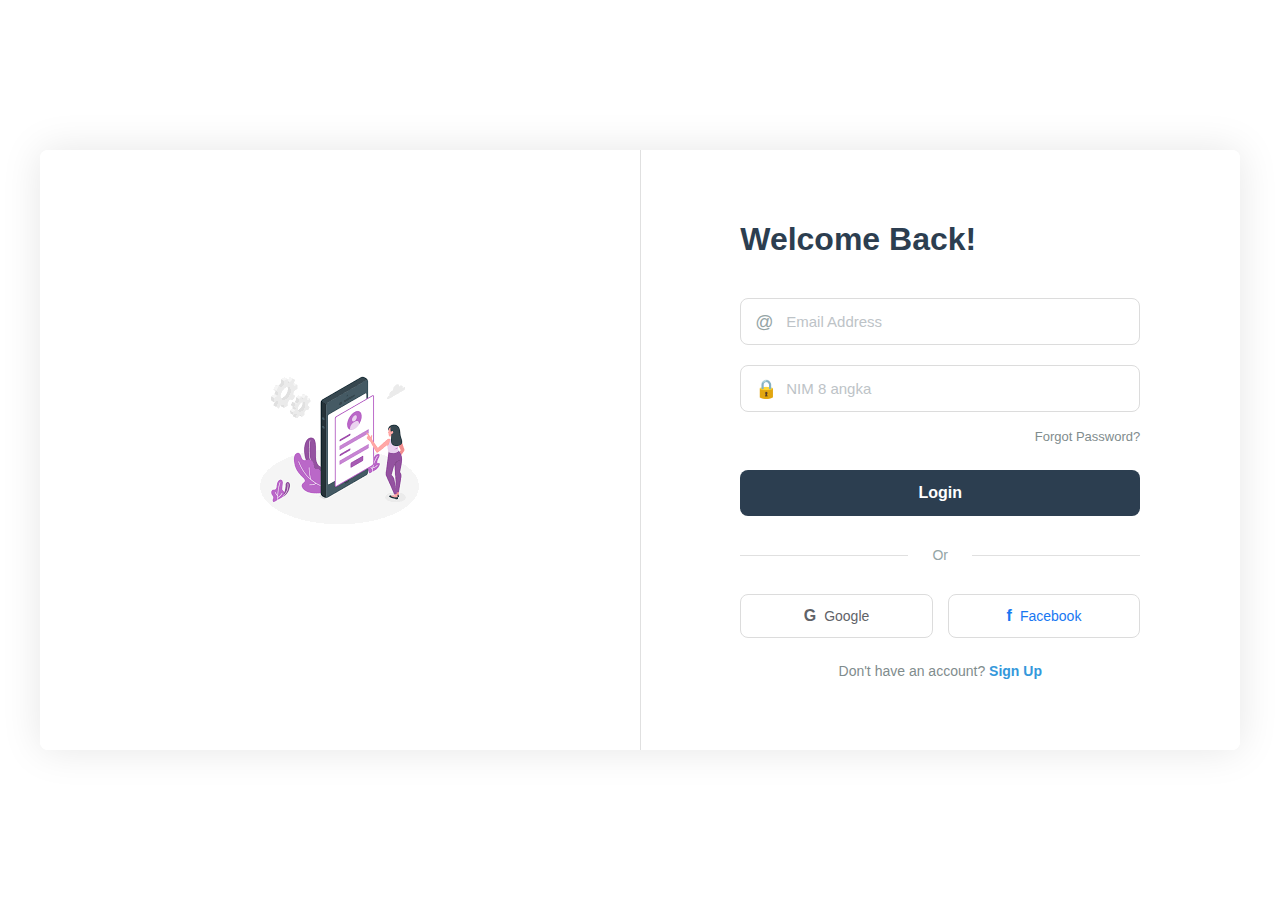
<file: index.html>
<!DOCTYPE html>
<html lang="id">
<head>
    <meta charset="UTF-8">
    <meta name="viewport" content="width=device-width, initial-scale=1.0">
    <title>Login - UTS Web</title>
    <link rel="stylesheet" href="css/style.css">
    

</head>
<body class="login-page">
    <div class="login-container">
        <!-- Left Side - Illustration -->
        <div class="login-illustration">
            <img src="img/images (1).png"Login Illustration">
        </div>

        <!-- Right Side - Login Form -->
        <div class="login-form-container">
            <div class="login-form">
                <h1>Welcome Back!</h1>
                
                <form id="loginForm">
                    <div class="input-group">
                        <span class="input-icon">@</span>
                        <input type="email" id="email" placeholder="Email Address" required>
                    </div>
                    
                    <div class="input-group">
                        <span class="input-icon">🔒</span>
                        <input type="password" id="nim" placeholder="NIM 8 angka" required>
                    </div>
                    
                    <div class="forgot-password">
                        <a href="#">Forgot Password?</a>
                    </div>
                    
                    <div id="errorMessage" class="error-message"></div>
                    
                    <button type="submit" class="btn-login">Login</button>
                </form>
                
                <div class="divider">
                    <span>Or</span>
                </div>
                
                <div class="social-login">
                    <button class="btn-social btn-google">
                        <span class="social-icon">G</span>
                        Google
                    </button>
                    <button class="btn-social btn-facebook">
                        <span class="social-icon">f</span>
                        Facebook
                    </button>
                </div>
                
                <div class="signup-link">
                    Don't have an account? <a href="#">Sign Up</a>
                </div>
            </div>
        </div>
    </div>
    <script src="js/script.js"></script>
</body>
</html>
</file>
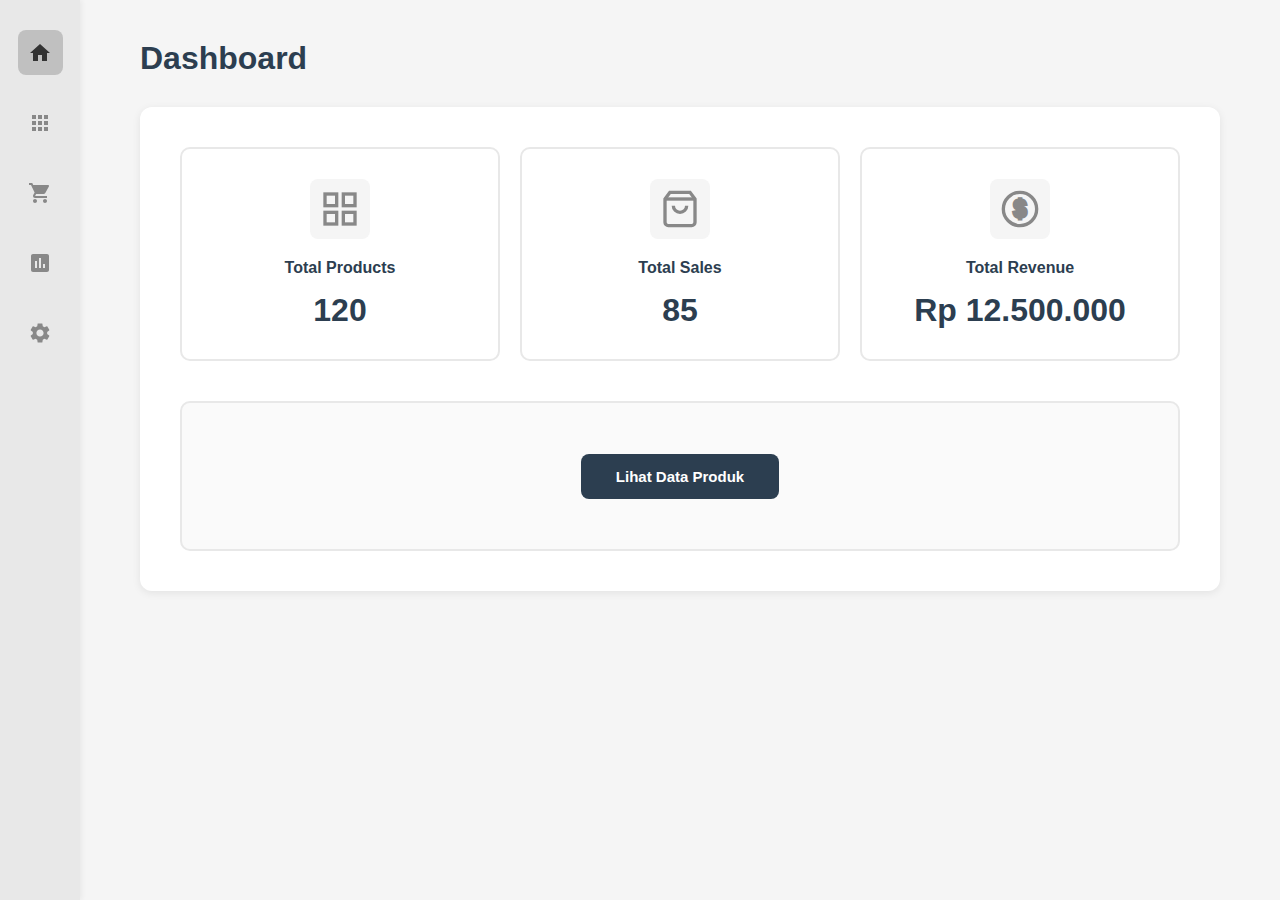
<file: dashboard.html>
<!DOCTYPE html>
<html lang="id">
<head>
    <meta charset="UTF-8">
    <meta name="viewport" content="width=device-width, initial-scale=1.0">
    <title>Dashboard - UTS Web</title>
    <link rel="stylesheet" href="css/style.css">
    <script src="js/script.js"></script>

</head>
<body>
    <div class="page-wrapper">
        <!-- Sidebar -->
        <aside class="sidebar-products">
            <div class="sidebar-icons">
                <a href="dashboard.html" class="icon-item active" title="Dashboard">
                    <svg width="24" height="24" viewBox="0 0 24 24" fill="currentColor">
                        <path d="M10 20v-6h4v6h5v-8h3L12 3 2 12h3v8z"/>
                    </svg>
                </a>
                <a href="products.html" class="icon-item" title="Products">
                    <svg width="24" height="24" viewBox="0 0 24 24" fill="currentColor">
                        <path d="M4 8h4V4H4v4zm6 12h4v-4h-4v4zm-6 0h4v-4H4v4zm0-6h4v-4H4v4zm6 0h4v-4h-4v4zm6-10v4h4V4h-4zm-6 4h4V4h-4v4zm6 6h4v-4h-4v4zm0 6h4v-4h-4v4z"/>
                    </svg>
                </a>
                <a href="#" class="icon-item" title="Orders">
                    <svg width="24" height="24" viewBox="0 0 24 24" fill="currentColor">
                        <path d="M7 18c-1.1 0-1.99.9-1.99 2S5.9 22 7 22s2-.9 2-2-.9-2-2-2zM1 2v2h2l3.6 7.59-1.35 2.45c-.16.28-.25.61-.25.96 0 1.1.9 2 2 2h12v-2H7.42c-.14 0-.25-.11-.25-.25l.03-.12.9-1.63h7.45c.75 0 1.41-.41 1.75-1.03l3.58-6.49c.08-.14.12-.31.12-.48 0-.55-.45-1-1-1H5.21l-.94-2H1zm16 16c-1.1 0-1.99.9-1.99 2s.89 2 1.99 2 2-.9 2-2-.9-2-2-2z"/>
                    </svg>
                </a>
                <a href="#" class="icon-item" title="Reports">
                    <svg width="24" height="24" viewBox="0 0 24 24" fill="currentColor">
                        <path d="M19 3H5c-1.1 0-2 .9-2 2v14c0 1.1.9 2 2 2h14c1.1 0 2-.9 2-2V5c0-1.1-.9-2-2-2zM9 17H7v-7h2v7zm4 0h-2V7h2v10zm4 0h-2v-4h2v4z"/>
                    </svg>
                </a>
                <a href="#" class="icon-item" title="Settings">
                    <svg width="24" height="24" viewBox="0 0 24 24" fill="currentColor">
                        <path d="M19.14,12.94c0.04-0.3,0.06-0.61,0.06-0.94c0-0.32-0.02-0.64-0.07-0.94l2.03-1.58c0.18-0.14,0.23-0.41,0.12-0.61 l-1.92-3.32c-0.12-0.22-0.37-0.29-0.59-0.22l-2.39,0.96c-0.5-0.38-1.03-0.7-1.62-0.94L14.4,2.81c-0.04-0.24-0.24-0.41-0.48-0.41 h-3.84c-0.24,0-0.43,0.17-0.47,0.41L9.25,5.35C8.66,5.59,8.12,5.92,7.63,6.29L5.24,5.33c-0.22-0.08-0.47,0-0.59,0.22L2.74,8.87 C2.62,9.08,2.66,9.34,2.86,9.48l2.03,1.58C4.84,11.36,4.8,11.69,4.8,12s0.02,0.64,0.07,0.94l-2.03,1.58 c-0.18,0.14-0.23,0.41-0.12,0.61l1.92,3.32c0.12,0.22,0.37,0.29,0.59,0.22l2.39-0.96c0.5,0.38,1.03,0.7,1.62,0.94l0.36,2.54 c0.05,0.24,0.24,0.41,0.48,0.41h3.84c0.24,0,0.44-0.17,0.47-0.41l0.36-2.54c0.59-0.24,1.13-0.56,1.62-0.94l2.39,0.96 c0.22,0.08,0.47,0,0.59-0.22l1.92-3.32c0.12-0.22,0.07-0.47-0.12-0.61L19.14,12.94z M12,15.6c-1.98,0-3.6-1.62-3.6-3.6 s1.62-3.6,3.6-3.6s3.6,1.62,3.6,3.6S13.98,15.6,12,15.6z"/>
                    </svg>
                </a>
            </div>
        </aside>

        <!-- Main Content -->
        <main class="main-products">
            <div class="products-header">
                <h1>Dashboard</h1>
            </div>

            <div class="dashboard-wrapper">
                <!-- Cards Grid -->
                <div class="dashboard-cards">
                    <!-- Card 1: Total Products -->
                    <div class="dashboard-card">
                        <div class="card-icon-dash">
                            <svg width="40" height="40" viewBox="0 0 24 24" fill="none" stroke="#888" stroke-width="2">
                                <rect x="3" y="3" width="7" height="7"></rect>
                                <rect x="14" y="3" width="7" height="7"></rect>
                                <rect x="14" y="14" width="7" height="7"></rect>
                                <rect x="3" y="14" width="7" height="7"></rect>
                            </svg>
                        </div>
                        <h3>Total Products</h3>
                        <p class="card-value" id="totalProducts">120</p>
                    </div>

                    <!-- Card 2: Total Sales -->
                    <div class="dashboard-card">
                        <div class="card-icon-dash">
                            <svg width="40" height="40" viewBox="0 0 24 24" fill="none" stroke="#888" stroke-width="2">
                                <path d="M6 2L3 6v14a2 2 0 0 0 2 2h14a2 2 0 0 0 2-2V6l-3-4z"></path>
                                <line x1="3" y1="6" x2="21" y2="6"></line>
                                <path d="M16 10a4 4 0 0 1-8 0"></path>
                            </svg>
                        </div>
                        <h3>Total Sales</h3>
                        <p class="card-value" id="totalSales">85</p>
                    </div>

                    <!-- Card 3: Total Revenue -->
                    <div class="dashboard-card">
                        <div class="card-icon-dash">
                            <svg width="40" height="40" viewBox="0 0 24 24" fill="none" stroke="#888" stroke-width="2">
                                <circle cx="12" cy="12" r="10"></circle>
                                <text x="12" y="17" font-size="14" fill="#888" text-anchor="middle" font-weight="bold">$</text>
                            </svg>
                        </div>
                        <h3>Total Revenue</h3>
                        <p class="card-value" id="totalRevenue">Rp 12.500.000</p>
                    </div>
                </div>

                <!-- Button Area -->
                <div class="dashboard-button-area">
                    <button onclick="window.location.href='products.html'" class="btn-view-products">
                        Lihat Data Produk
                    </button>
                </div>
            </div>
        </main>
    </div>
</body>
</html>
</file>
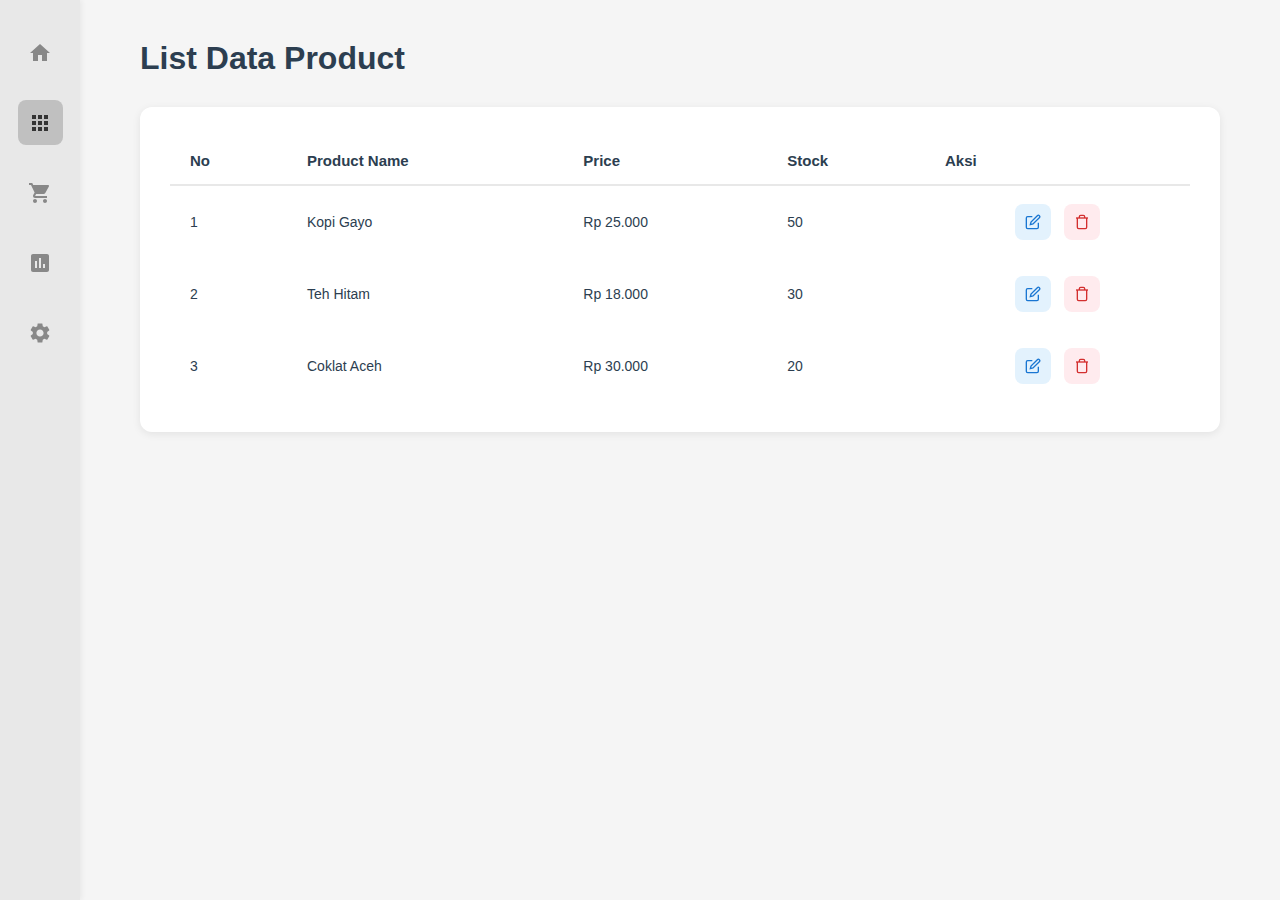
<file: products.html>
<!DOCTYPE html>
<html lang="id">
<head>
    <meta charset="UTF-8">
    <meta name="viewport" content="width=device-width, initial-scale=1.0">
    <title>List Data Product - UTS Web</title>
    <link rel="stylesheet" href="css/style.css">
</head>
<body>
    <div class="page-wrapper">
        <!-- Sidebar -->
        <aside class="sidebar-products">
            <div class="sidebar-icons">
                <a href="dashboard.html" class="icon-item" title="Dashboard">
                    <svg width="24" height="24" viewBox="0 0 24 24" fill="currentColor">
                        <path d="M10 20v-6h4v6h5v-8h3L12 3 2 12h3v8z"/>
                    </svg>
                </a>
                <a href="products.html" class="icon-item active" title="Products">
                    <svg width="24" height="24" viewBox="0 0 24 24" fill="currentColor">
                        <path d="M4 8h4V4H4v4zm6 12h4v-4h-4v4zm-6 0h4v-4H4v4zm0-6h4v-4H4v4zm6 0h4v-4h-4v4zm6-10v4h4V4h-4zm-6 4h4V4h-4v4zm6 6h4v-4h-4v4zm0 6h4v-4h-4v4z"/>
                    </svg>
                </a>
                <a href="#" class="icon-item" title="Orders">
                    <svg width="24" height="24" viewBox="0 0 24 24" fill="currentColor">
                        <path d="M7 18c-1.1 0-1.99.9-1.99 2S5.9 22 7 22s2-.9 2-2-.9-2-2-2zM1 2v2h2l3.6 7.59-1.35 2.45c-.16.28-.25.61-.25.96 0 1.1.9 2 2 2h12v-2H7.42c-.14 0-.25-.11-.25-.25l.03-.12.9-1.63h7.45c.75 0 1.41-.41 1.75-1.03l3.58-6.49c.08-.14.12-.31.12-.48 0-.55-.45-1-1-1H5.21l-.94-2H1zm16 16c-1.1 0-1.99.9-1.99 2s.89 2 1.99 2 2-.9 2-2-.9-2-2-2z"/>
                    </svg>
                </a>
                <a href="#" class="icon-item" title="Reports">
                    <svg width="24" height="24" viewBox="0 0 24 24" fill="currentColor">
                        <path d="M19 3H5c-1.1 0-2 .9-2 2v14c0 1.1.9 2 2 2h14c1.1 0 2-.9 2-2V5c0-1.1-.9-2-2-2zM9 17H7v-7h2v7zm4 0h-2V7h2v10zm4 0h-2v-4h2v4z"/>
                    </svg>
                </a>
                <a href="#" class="icon-item" title="Settings">
                    <svg width="24" height="24" viewBox="0 0 24 24" fill="currentColor">
                        <path d="M19.14,12.94c0.04-0.3,0.06-0.61,0.06-0.94c0-0.32-0.02-0.64-0.07-0.94l2.03-1.58c0.18-0.14,0.23-0.41,0.12-0.61 l-1.92-3.32c-0.12-0.22-0.37-0.29-0.59-0.22l-2.39,0.96c-0.5-0.38-1.03-0.7-1.62-0.94L14.4,2.81c-0.04-0.24-0.24-0.41-0.48-0.41 h-3.84c-0.24,0-0.43,0.17-0.47,0.41L9.25,5.35C8.66,5.59,8.12,5.92,7.63,6.29L5.24,5.33c-0.22-0.08-0.47,0-0.59,0.22L2.74,8.87 C2.62,9.08,2.66,9.34,2.86,9.48l2.03,1.58C4.84,11.36,4.8,11.69,4.8,12s0.02,0.64,0.07,0.94l-2.03,1.58 c-0.18,0.14-0.23,0.41-0.12,0.61l1.92,3.32c0.12,0.22,0.37,0.29,0.59,0.22l2.39-0.96c0.5,0.38,1.03,0.7,1.62,0.94l0.36,2.54 c0.05,0.24,0.24,0.41,0.48,0.41h3.84c0.24,0,0.44-0.17,0.47-0.41l0.36-2.54c0.59-0.24,1.13-0.56,1.62-0.94l2.39,0.96 c0.22,0.08,0.47,0,0.59-0.22l1.92-3.32c0.12-0.22,0.07-0.47-0.12-0.61L19.14,12.94z M12,15.6c-1.98,0-3.6-1.62-3.6-3.6 s1.62-3.6,3.6-3.6s3.6,1.62,3.6,3.6S13.98,15.6,12,15.6z"/>
                    </svg>
                </a>
            </div>
        </aside>

        <!-- Main Content -->
        <main class="main-products">
            <div class="products-header">
                <h1>List Data Product</h1>
            </div>

            <div class="products-table-wrapper">
                <table class="products-table">
                    <thead>
                        <tr>
                            <th>No</th>
                            <th>Product Name</th>
                            <th>Price</th>
                            <th>Stock</th>
                            <th>Aksi</th>
                        </tr>
                    </thead>
                    <tbody id="productsBody"></tbody>
                </table>
            </div>
        </main>
    </div>
    <script src="js/script.js"></script>
</body>
</html>
</file>
<file: css/style.css>
* {
    margin: 0;
    padding: 0;
    box-sizing: border-box;
}

body {
    font-family: 'Segoe UI', Tahoma, Geneva, Verdana, sans-serif;
    background: #f5f5f5;
    min-height: 100vh;
}

/* LOGIN PAGE STYLES*/

.login-page {
    display: flex;
    justify-content: center;
    align-items: center;
    min-height: 100vh;
    background: white;
}

.login-container {
    display: flex;
    width: 100%;
    max-width: 1200px;
    min-height: 600px;
    box-shadow: 0 0 40px rgba(0, 0, 0, 0.1);
    border-radius: 8px;
    overflow: hidden;
}

/* Left Side - Illustration */
.login-illustration {
    flex: 1;
    background: #ffffff;
    display: flex;
    align-items: center;
    justify-content: center;
    padding: 40px;
    border-right: 1px solid #e0e0e0;
}

.login-illustration img {
    max-width: 100%;
    height: auto;
}

/* Right Side - Login Form */
.login-form-container {
    flex: 1;
    background: white;
    display: flex;
    align-items: center;
    justify-content: center;
    padding: 40px;
}

.login-form {
    width: 100%;
    max-width: 400px;
}

.login-form h1 {
    font-size: 32px;
    font-weight: 600;
    color: #2c3e50;
    margin-bottom: 40px;
    text-align: left;
}

/* Input Groups */
.input-group {
    position: relative;
    margin-bottom: 20px;
}

.input-icon {
    position: absolute;
    left: 15px;
    top: 50%;
    transform: translateY(-50%);
    color: #95a5a6;
    font-size: 18px;
}

.input-group input {
    width: 100%;
    padding: 14px 15px 14px 45px;
    border: 1px solid #dcdcdc;
    border-radius: 8px;
    font-size: 15px;
    transition: all 0.3s ease;
    background: white;
}

.input-group input:focus {
    outline: none;
    border-color: #3498db;
    box-shadow: 0 0 0 3px rgba(52, 152, 219, 0.1);
}

.input-group input::placeholder {
    color: #bdc3c7;
}

/* Forgot Password */
.forgot-password {
    text-align: right;
    margin-bottom: 25px;
    margin-top: -5px;
}

.forgot-password a {
    color: #7f8c8d;
    font-size: 13px;
    text-decoration: none;
    transition: color 0.3s ease;
}

.forgot-password a:hover {
    color: #3498db;
}

/* Error Message */
.error-message {
    background: #ffe6e6;
    color: #e74c3c;
    padding: 12px 15px;
    border-radius: 8px;
    margin-bottom: 20px;
    display: none;
    font-size: 14px;
    border-left: 4px solid #e74c3c;
}

/* Login Button */
.btn-login {
    width: 100%;
    padding: 14px;
    background: #2c3e50;
    color: white;
    border: none;
    border-radius: 8px;
    font-size: 16px;
    font-weight: 600;
    cursor: pointer;
    transition: all 0.3s ease;
}

.btn-login:hover {
    background: #34495e;
    transform: translateY(-1px);
    box-shadow: 0 4px 12px rgba(44, 62, 80, 0.3);
}

.btn-login:active {
    transform: translateY(0);
}

/* Divider */
.divider {
    text-align: center;
    margin: 30px 0;
    position: relative;
}

.divider::before,
.divider::after {
    content: '';
    position: absolute;
    top: 50%;
    width: 42%;
    height: 1px;
    background: #e0e0e0;
}

.divider::before {
    left: 0;
}

.divider::after {
    right: 0;
}

.divider span {
    background: white;
    padding: 0 15px;
    color: #95a5a6;
    font-size: 14px;
}

/* Social Login Buttons */
.social-login {
    display: flex;
    gap: 15px;
    margin-bottom: 25px;
}

.btn-social {
    flex: 1;
    padding: 12px;
    border: 1px solid #dcdcdc;
    border-radius: 8px;
    background: white;
    font-size: 14px;
    font-weight: 500;
    cursor: pointer;
    transition: all 0.3s ease;
    display: flex;
    align-items: center;
    justify-content: center;
    gap: 8px;
}

.btn-social:hover {
    border-color: #bdc3c7;
    background: #f8f9fa;
}

.social-icon {
    font-weight: 700;
    font-size: 16px;
}

.btn-google {
    color: #5f6368;
}

.btn-facebook {
    color: #1877f2;
}

/* Sign Up Link */
.signup-link {
    text-align: center;
    font-size: 14px;
    color: #7f8c8d;
}

.signup-link a {
    color: #3498db;
    text-decoration: none;
    font-weight: 600;
}

.signup-link a:hover {
    text-decoration: underline;
}

/* DASHBOARD & PRODUCTS LAYOUT */

.container {
    display: flex;
    min-height: 100vh;
    background: #f5f5f5;
}

.sidebar {
    width: 260px;
    background: white;
    box-shadow: 2px 0 10px rgba(0, 0, 0, 0.1);
    position: fixed;
    height: 100vh;
    overflow-y: auto;
}

.sidebar-header {
    padding: 25px 20px;
    background: linear-gradient(135deg, #667eea 0%, #764ba2 100%);
    color: white;
}

.sidebar-header h2 {
    font-size: 20px;
}

.sidebar-menu {
    padding: 20px 0;
}

.menu-item {
    display: flex;
    align-items: center;
    padding: 15px 25px;
    color: #333;
    text-decoration: none;
    transition: all 0.3s ease;
    border-left: 4px solid transparent;
}

.menu-item span {
    margin-right: 12px;
    font-size: 20px;
}

.menu-item:hover {
    background: #f5f5f5;
    border-left-color: #667eea;
}

.menu-item.active {
    background: #f0f4ff;
    border-left-color: #667eea;
    color: #667eea;
    font-weight: 600;
}

/* DASHBOARD PAGE */

.dashboard-wrapper {
    background: white;
    border-radius: 12px;
    padding: 40px;
    box-shadow: 0 2px 8px rgba(0, 0, 0, 0.08);
}

/* Dashboard Cards Grid */
.dashboard-cards {
    display: grid;
    grid-template-columns: repeat(3, 1fr);
    gap: 20px;
    margin-bottom: 40px;
}

.dashboard-card {
    background: white;
    border: 2px solid #e8e8e8;
    border-radius: 10px;
    padding: 30px;
    text-align: center;
    transition: all 0.3s ease;
}

.dashboard-card:hover {
    border-color: #d0d0d0;
    box-shadow: 0 4px 12px rgba(0, 0, 0, 0.08);
}

.card-icon-dash {
    width: 60px;
    height: 60px;
    margin: 0 auto 20px;
    display: flex;
    align-items: center;
    justify-content: center;
    background: #f5f5f5;
    border-radius: 8px;
}

.dashboard-card h3 {
    color: #2c3e50;
    font-size: 16px;
    font-weight: 600;
    margin-bottom: 15px;
}

.card-value {
    color: #2c3e50;
    font-size: 32px;
    font-weight: 700;
    margin: 0;
}

/* Dashboard Button Area */
.dashboard-button-area {
    min-height: 150px;
    display: flex;
    align-items: center;
    justify-content: center;
    border: 2px solid #e8e8e8;
    border-radius: 10px;
    background: #fafafa;
}

.btn-view-products {
    padding: 14px 35px;
    background: #2c3e50;
    color: white;
    border: none;
    border-radius: 8px;
    font-size: 15px;
    font-weight: 600;
    cursor: pointer;
    transition: all 0.3s ease;
}

.btn-view-products:hover {
    background: #34495e;
    transform: translateY(-2px);
    box-shadow: 0 6px 20px rgba(44, 62, 80, 0.3);
}

/* Table Styles */
.table-container {
    background: white;
    border-radius: 12px;
    overflow: hidden;
    box-shadow: 0 2px 8px rgba(0, 0, 0, 0.1);
}

table {
    width: 100%;
    border-collapse: collapse;
}

thead {
    background: #2c3e50;
    color: white;
}

th {
    padding: 18px 15px;
    text-align: left;
    font-weight: 600;
    font-size: 14px;
}

tbody tr {
    border-bottom: 1px solid #ecf0f1;
    transition: background 0.2s ease;
}

tbody tr:hover {
    background: #f8f9fa;
}

tbody tr:last-child {
    border-bottom: none;
}

td {
    padding: 15px;
    color: #2c3e50;
}

.action-buttons {
    display: flex;
    gap: 8px;
}

.btn-edit,
.btn-delete {
    padding: 8px 15px;
    border: none;
    border-radius: 6px;
    cursor: pointer;
    font-size: 13px;
    transition: all 0.2s ease;
    font-weight: 500;
}

.btn-edit {
    background: #e3f2fd;
    color: #1976d2;
}

.btn-edit:hover {
    background: #1976d2;
    color: white;
}

.btn-delete {
    background: #ffebee;
    color: #d32f2f;
}

.btn-delete:hover {
    background: #d32f2f;
    color: white;
}

/* Responsive Design */
@media (max-width: 992px) {
    .login-container {
        flex-direction: column;
    }
    
    .login-illustration {
        display: none;
    }
    
    .dashboard-cards {
        grid-template-columns: 1fr;
    }
}

@media (max-width: 768px) {
    /* Dashboard Sidebar */
    .sidebar {
        width: 70px;
    }
    
    .sidebar-header h2,
    .menu-item span + * {
        display: none;
    }
    
    .main-content {
        margin-left: 70px;
        padding: 20px;
    }
    
    /* Products Page */
    .main-products {
        margin-left: 80px;
        padding: 20px;
    }
    
    .dashboard-cards {
        grid-template-columns: 1fr;
    }
    
    .table-container,
    .products-table-wrapper {
        overflow-x: auto;
    }
    
    .social-login {
        flex-direction: column;
    }
}


/* PRODUCTS PAGE LAYOUT */


.page-wrapper {
    display: flex;
    min-height: 100vh;
    background: #f5f5f5;
}

/* Sidebar dengan Icon Vertikal */
.sidebar-products {
    width: 80px;
    background: #e8e8e8;
    display: flex;
    flex-direction: column;
    align-items: center;
    padding: 30px 0;
    position: fixed;
    height: 100vh;
    box-shadow: 2px 0 5px rgba(0, 0, 0, 0.05);
}

.sidebar-icons {
    display: flex;
    flex-direction: column;
    gap: 25px;
}

.icon-item {
    width: 45px;
    height: 45px;
    display: flex;
    align-items: center;
    justify-content: center;
    color: #888;
    background: transparent;
    border-radius: 8px;
    transition: all 0.3s ease;
    text-decoration: none;
}

.icon-item:hover {
    background: #d5d5d5;
    color: #555;
}

.icon-item.active {
    background: #c0c0c0;
    color: #333;
}

/* Main Content Area */
.main-products {
    margin-left: 80px;
    flex: 1;
    padding: 40px 60px;
}

.products-header {
    margin-bottom: 30px;
}

.products-header h1 {
    font-size: 32px;
    font-weight: 600;
    color: #2c3e50;
}

/* Products Table Wrapper */
.products-table-wrapper {
    background: white;
    border-radius: 12px;
    padding: 30px;
    box-shadow: 0 2px 8px rgba(0, 0, 0, 0.08);
}

/* Products Table */
.products-table {
    width: 100%;
    border-collapse: separate;
    border-spacing: 0;
}

.products-table thead {
    background: transparent;
}

.products-table th {
    padding: 15px 20px;
    text-align: left;
    font-weight: 600;
    font-size: 15px;
    color: #2c3e50;
    border-bottom: 2px solid #e8e8e8;
}

.products-table tbody tr {
    border-bottom: 1px solid #f0f0f0;
    transition: background 0.2s ease;
}

.products-table tbody tr:hover {
    background: #fafafa;
}

.products-table tbody tr:last-child {
    border-bottom: none;
}

.products-table td {
    padding: 18px 20px;
    color: #2c3e50;
    font-size: 14px;
}

/* Action Cell */
.action-cell {
    text-align: center;
}

.btn-action {
    padding: 10px;
    border: none;
    border-radius: 8px;
    cursor: pointer;
    margin: 0 5px;
    transition: all 0.2s ease;
    display: inline-flex;
    align-items: center;
    justify-content: center;
    width: 36px;
    height: 36px;
}

.btn-action svg {
    width: 20px;
    height: 20px;
}

.btn-edit {
    background-color: #e3f2fd;
    color: #1976d2;
}

.btn-edit:hover {
    background-color: #bbdefb;
    transform: translateY(-2px);
    box-shadow: 0 2px 8px rgba(25, 118, 210, 0.3);
}

.btn-delete {
    background-color: #ffebee;
    color: #d32f2f;
}

.btn-delete:hover {
    background-color: #ffcdd2;
    transform: translateY(-2px);
    box-shadow: 0 2px 8px rgba(211, 47, 47, 0.3);
}
</file>
